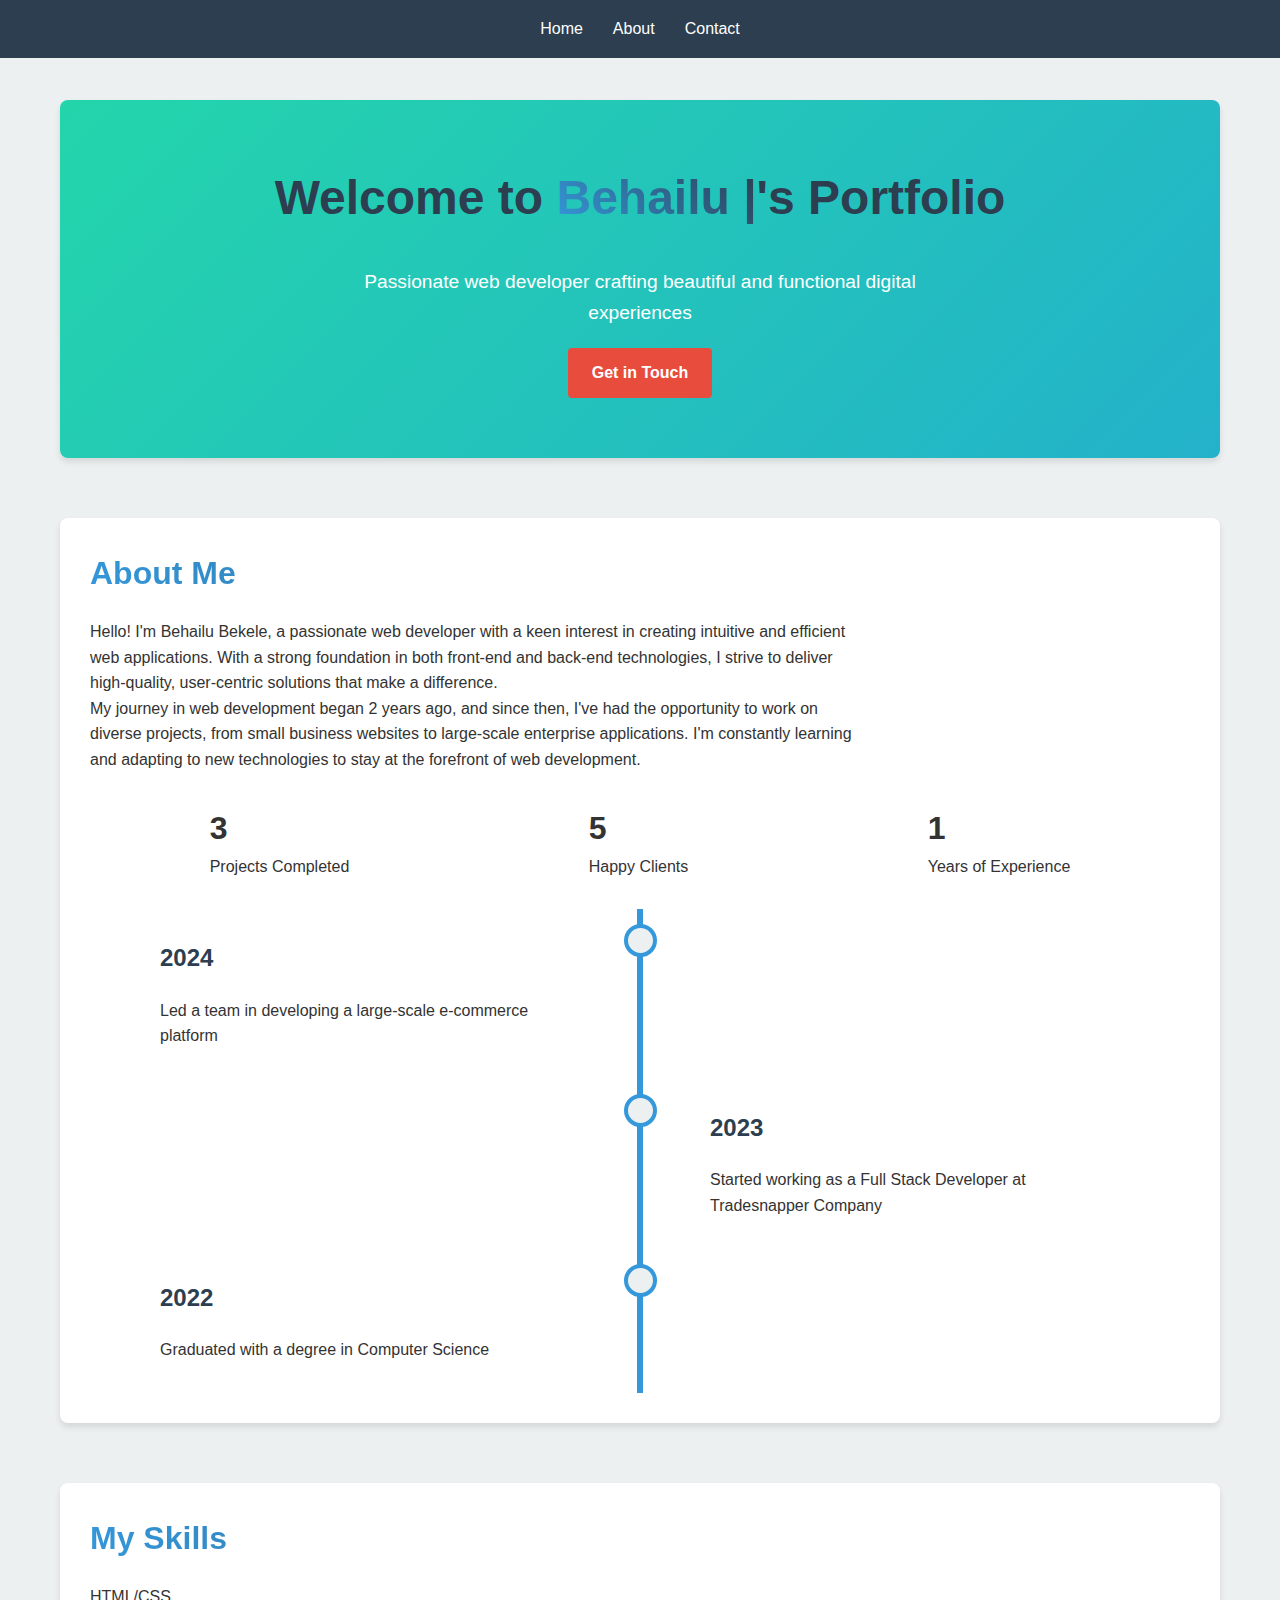
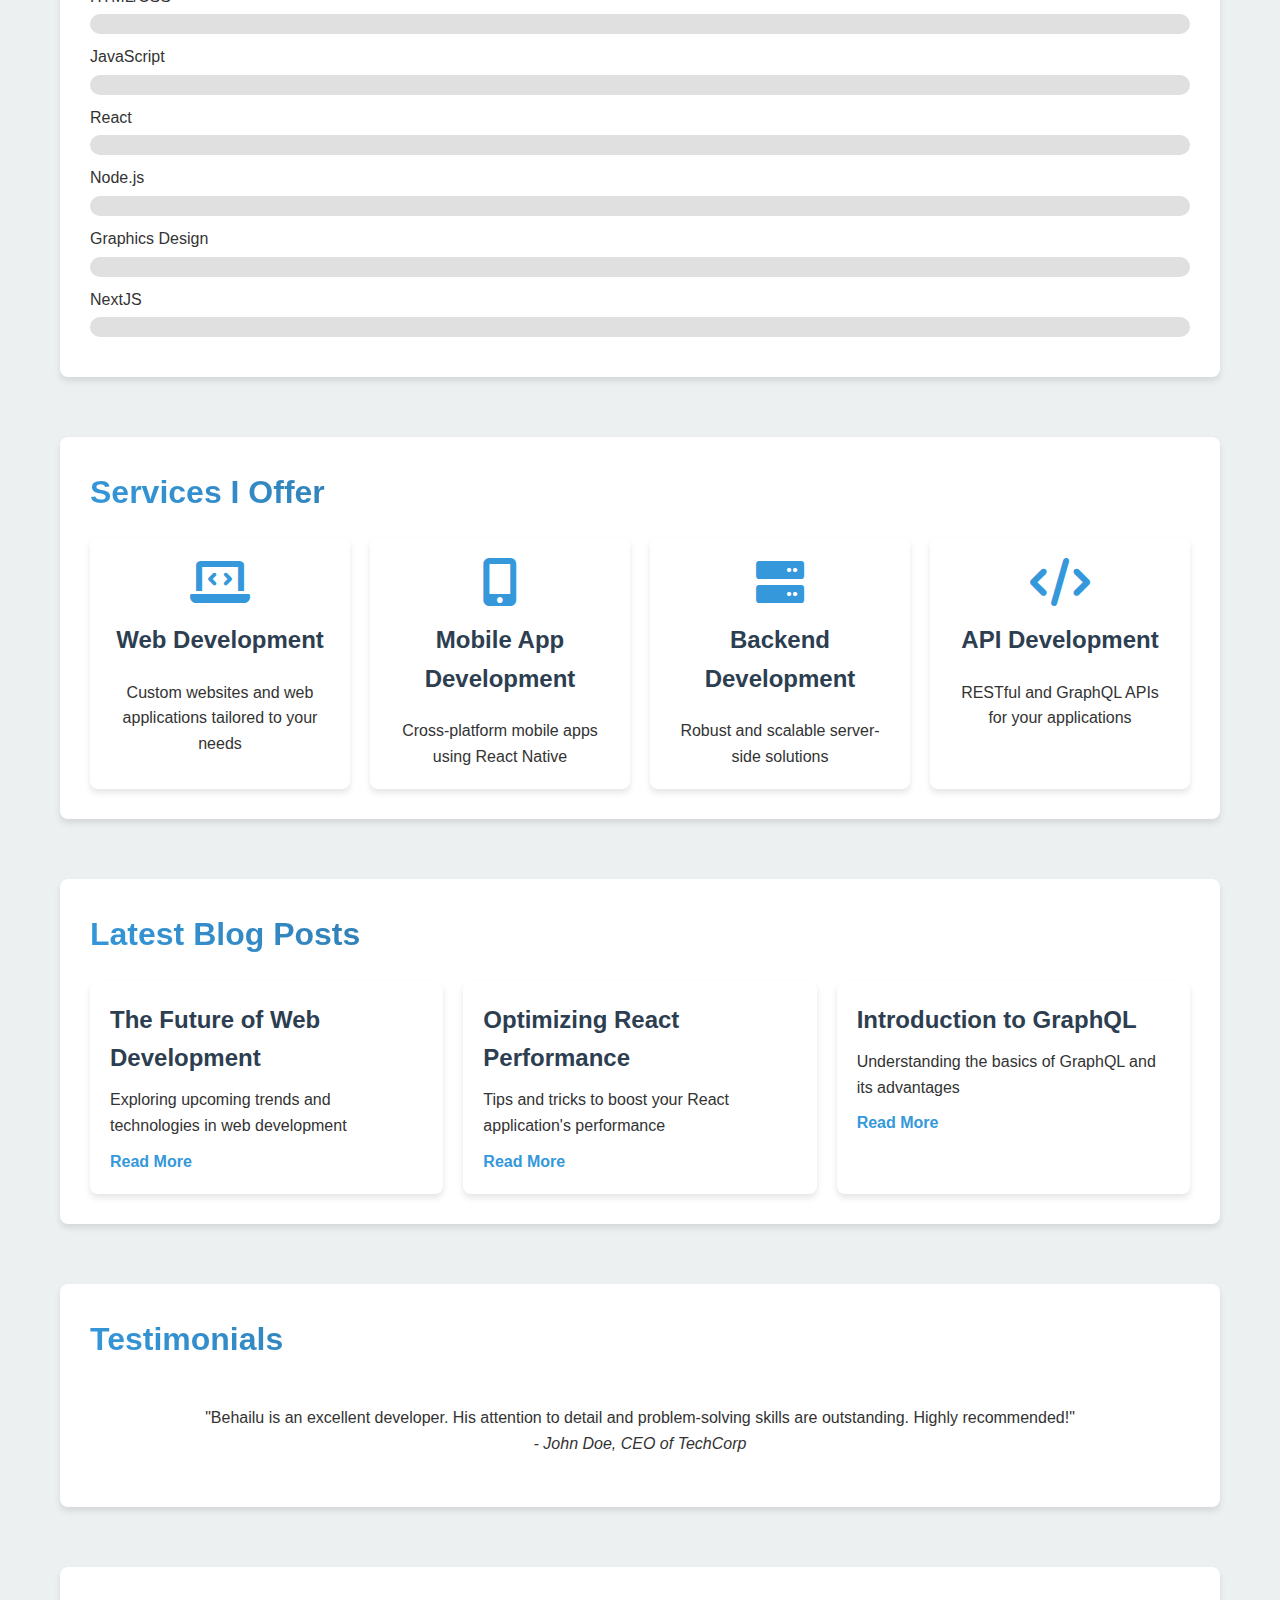
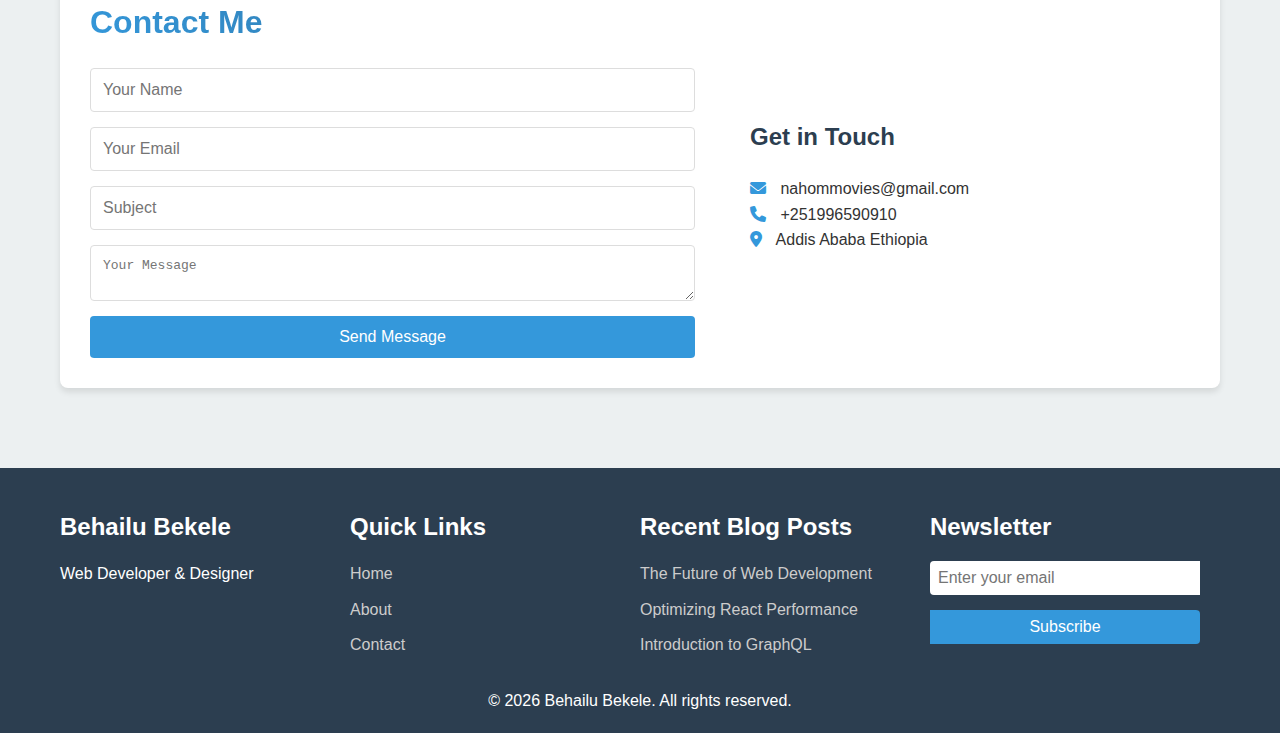
<file: Project-1/index.html>
<!DOCTYPE html>
<html lang="en">
<head>
    <meta charset="UTF-8">
    <meta name="viewport" content="width=device-width, initial-scale=1.0">
    <title>Behailu Bekele - Portfolio</title>
    <link rel="stylesheet" href="styles.css">
    <link rel="stylesheet" href="https://cdnjs.cloudflare.com/ajax/libs/font-awesome/6.0.0-beta3/css/all.min.css">
</head>
<body>
    <header>
        <nav>

            <div class="menu-toggle" id="menu-toggle">☰</div>
            <ul id="menu">
                <li><a href="index.html">Home</a></li>
                <li><a href="about.html">About</a></li>
                <li><a href="contact.html">Contact</a></li>
            </ul>
        </nav>
    </header>
    
    <script>
        const menuToggle = document.getElementById('menu-toggle');
        const menu = document.getElementById('menu');
    
        menuToggle.addEventListener('click', () => {
            menu.classList.toggle('show');
        });
    </script>

    <main>
        <section id="home" class="hero animated-bg">
            <h1>Welcome to <span class="gradient-text typing-effect"></span>'s Portfolio</h1>
            <p>Passionate web developer crafting beautiful and functional digital experiences</p>
            <a href="#contact" class="cta-button">Get in Touch</a>
        </section>

        <section id="about">
            <h2 class="gradient-text">About Me</h2>
            <div class="about-content">
                <div class="about-text">
                    <p>Hello! I'm Behailu Bekele, a passionate web developer with a keen interest in creating intuitive and efficient web applications. With a strong foundation in both front-end and back-end technologies, I strive to deliver high-quality, user-centric solutions that make a difference.</p>
                    <p>My journey in web development began 2 years ago, and since then, I've had the opportunity to work on diverse projects, from small business websites to large-scale enterprise applications. I'm constantly learning and adapting to new technologies to stay at the forefront of web development.</p>
                </div>
                <div class="about-image">
                    
                </div>
            </div>
            <div class="stats">
                <div>
                    <span class="counter" data-target="10">0</span>
                    <p>Projects Completed</p>
                </div>
                <div>
                    <span class="counter" data-target="20">0</span>
                    <p>Happy Clients</p>
                </div>
                <div>
                    <span class="counter" data-target="2">0</span>
                    <p>Years of Experience</p>
                </div>
            </div>
            <div class="timeline">
                <div class="timeline-item left">
                    <div class="timeline-content">
                        <h3>2024</h3>
                        <p>Led a team in developing a large-scale e-commerce platform</p>
                    </div>
                </div>
                <div class="timeline-item right">
                    <div class="timeline-content">
                        <h3>2023</h3>
                        <p>Started working as a Full Stack Developer at Tradesnapper Company</p>
                    </div>
                </div>
                <div class="timeline-item left">
                    <div class="timeline-content">
                        <h3>2022</h3>
                        <p>Graduated with a degree in Computer Science</p>
                    </div>
                </div>
            </div>
        </section>

        <section id="skills">
            <h2 class="gradient-text">My Skills</h2>
            <div class="skill-bars">
                <div>
                    <span class="skill-name">HTML/CSS</span>
                    <div class="skill-bar">
                        <div class="skill-progress" data-width="90%"></div>
                    </div>
                </div>
                <div>
                    <span class="skill-name">JavaScript</span>
                    <div class="skill-bar">
                        <div class="skill-progress" data-width="85%"></div>
                    </div>
                </div>
                <div>
                    <span class="skill-name">React</span>
                    <div class="skill-bar">
                        <div class="skill-progress" data-width="80%"></div>
                    </div>
                </div>
                <div>
                    <span class="skill-name">Node.js</span>
                    <div class="skill-bar">
                        <div class="skill-progress" data-width="75%"></div>
                    </div>
                </div>
                <div>
                    <span class="skill-name">Graphics Design</span>
                    <div class="skill-bar">
                        <div class="skill-progress" data-width="70%"></div>
                    </div>
                </div>
                <div>
                    <span class="skill-name">NextJS</span>
                    <div class="skill-bar">
                        <div class="skill-progress" data-width="80%"></div>
                    </div>
                </div>
            </div>
        </section>

       
        <section id="services">
            <h2 class="gradient-text">Services I Offer</h2>
            <div class="services-grid">
                <div class="service-card">
                    <i class="fas fa-laptop-code"></i>
                    <h3>Web Development</h3>
                    <p>Custom websites and web applications tailored to your needs</p>
                </div>
                <div class="service-card">
                    <i class="fas fa-mobile-alt"></i>
                    <h3>Mobile App Development</h3>
                    <p>Cross-platform mobile apps using React Native</p>
                </div>
                <div class="service-card">
                    <i class="fas fa-server"></i>
                    <h3>Backend Development</h3>
                    <p>Robust and scalable server-side solutions</p>
                </div>
                <div class="service-card">
                    <i class="fas fa-code"></i>
                    <h3>API Development</h3>
                    <p>RESTful and GraphQL APIs for your applications</p>
                </div>
            </div>
        </section>

        <section id="blog">
            <h2 class="gradient-text">Latest Blog Posts</h2>
            <div class="blog-grid">
                <article class="blog-card">
                    
                    <div class="blog-content">
                        <h3>The Future of Web Development</h3>
                        <p>Exploring upcoming trends and technologies in web development</p>
                        <a href="#" class="read-more">Read More</a>
                    </div>
                </article>
                <article class="blog-card">
                   
                    <div class="blog-content">
                        <h3>Optimizing React Performance</h3>
                        <p>Tips and tricks to boost your React application's performance</p>
                        <a href="#" class="read-more">Read More</a>
                    </div>
                </article>
                <article class="blog-card">
                   
                    <div class="blog-content">
                        <h3>Introduction to GraphQL</h3>
                        <p>Understanding the basics of GraphQL and its advantages</p>
                        <a href="#" class="read-more">Read More</a>
                    </div>
                </article>
            </div>
        </section>

        <section id="testimonials">
            <h2 class="gradient-text">Testimonials</h2>
            <div class="testimonial-carousel">
                <div class="testimonial active">
                   
                    <p>"Behailu is an excellent developer. His attention to detail and problem-solving skills are outstanding. Highly recommended!"</p>
                    <cite>- John Doe, CEO of TechCorp</cite>
                </div>
                <div class="testimonial">
                  
                    <p>"Working with Behailu was a great experience. He delivered our project on time and exceeded our expectations."</p>
                    <cite>- Jane Smith, Project Manager at InnovateTech</cite>
                </div>
                <div class="testimonial">
                   
                    <p>"Behailu's expertise in both front-end and back-end development made our project a success. We'll definitely work with him again."</p>
                    <cite>- Mike Johnson, CTO of WebSolutions</cite>
                </div>
            </div>
        </section>

        <section id="contact">
            <h2 class="gradient-text">Contact Me</h2>
            <div class="contact-container">
                <form id="contact-form">
                    <input type="text" id="name" placeholder="Your Name" required>
                    <input type="email" id="email" placeholder="Your Email" required>
                    <input type="text" id="subject" placeholder="Subject" required>
                    <textarea id="message" placeholder="Your Message" required></textarea>
                    <button type="submit">Send Message</button>
                </form>
                <div class="contact-info">
                    <h3>Get in Touch</h3>
                    <p><i class="fas fa-envelope"></i> nahommovies@gmail.com</p>
                    <p><i class="fas fa-phone"></i> +251996590910</p>
                    <p><i class="fas fa-map-marker-alt"></i> Addis Ababa Ethiopia</p>
                    
                </div>
            </div>
        </section>
    </main>

    <footer>
        <div class="footer-content">
            <div class="footer-section">
                <h3>Behailu Bekele</h3>
                <p>Web Developer & Designer</p>
         
            </div>
            <div class="footer-section">
                <h3>Quick Links</h3>
                <ul>
                    <li><a href="#home">Home</a></li>
                    <li><a href="about.html">About</a></li>
                    <li><a href="contact.html">Contact</a></li>
                </ul>
            </div>
            <div class="footer-section">
                <h3>Recent Blog Posts</h3>
                <ul class="recent-posts">
                    <li><a href="#">The Future of Web Development</a></li>
                    <li><a href="#">Optimizing React Performance</a></li>
                    <li><a href="#">Introduction to GraphQL</a></li>
                </ul>
            </div>
            <div class="footer-section">
                <h3>Newsletter</h3>
                <form id="newsletter-form">
                    <input type="email" placeholder="Enter your email" required>
                    <button type="submit">Subscribe</button>
                </form>
            </div>
        </div>
        <div class="footer-bottom">
            <p> &copy; <script>document.write( new Date().getFullYear() );</script> Behailu Bekele. All rights reserved.</p>
        </div>
    </footer>

    <div class="scroll-top">↑</div>

    <script src="script.js"></script>
</body>
</html>
</file>
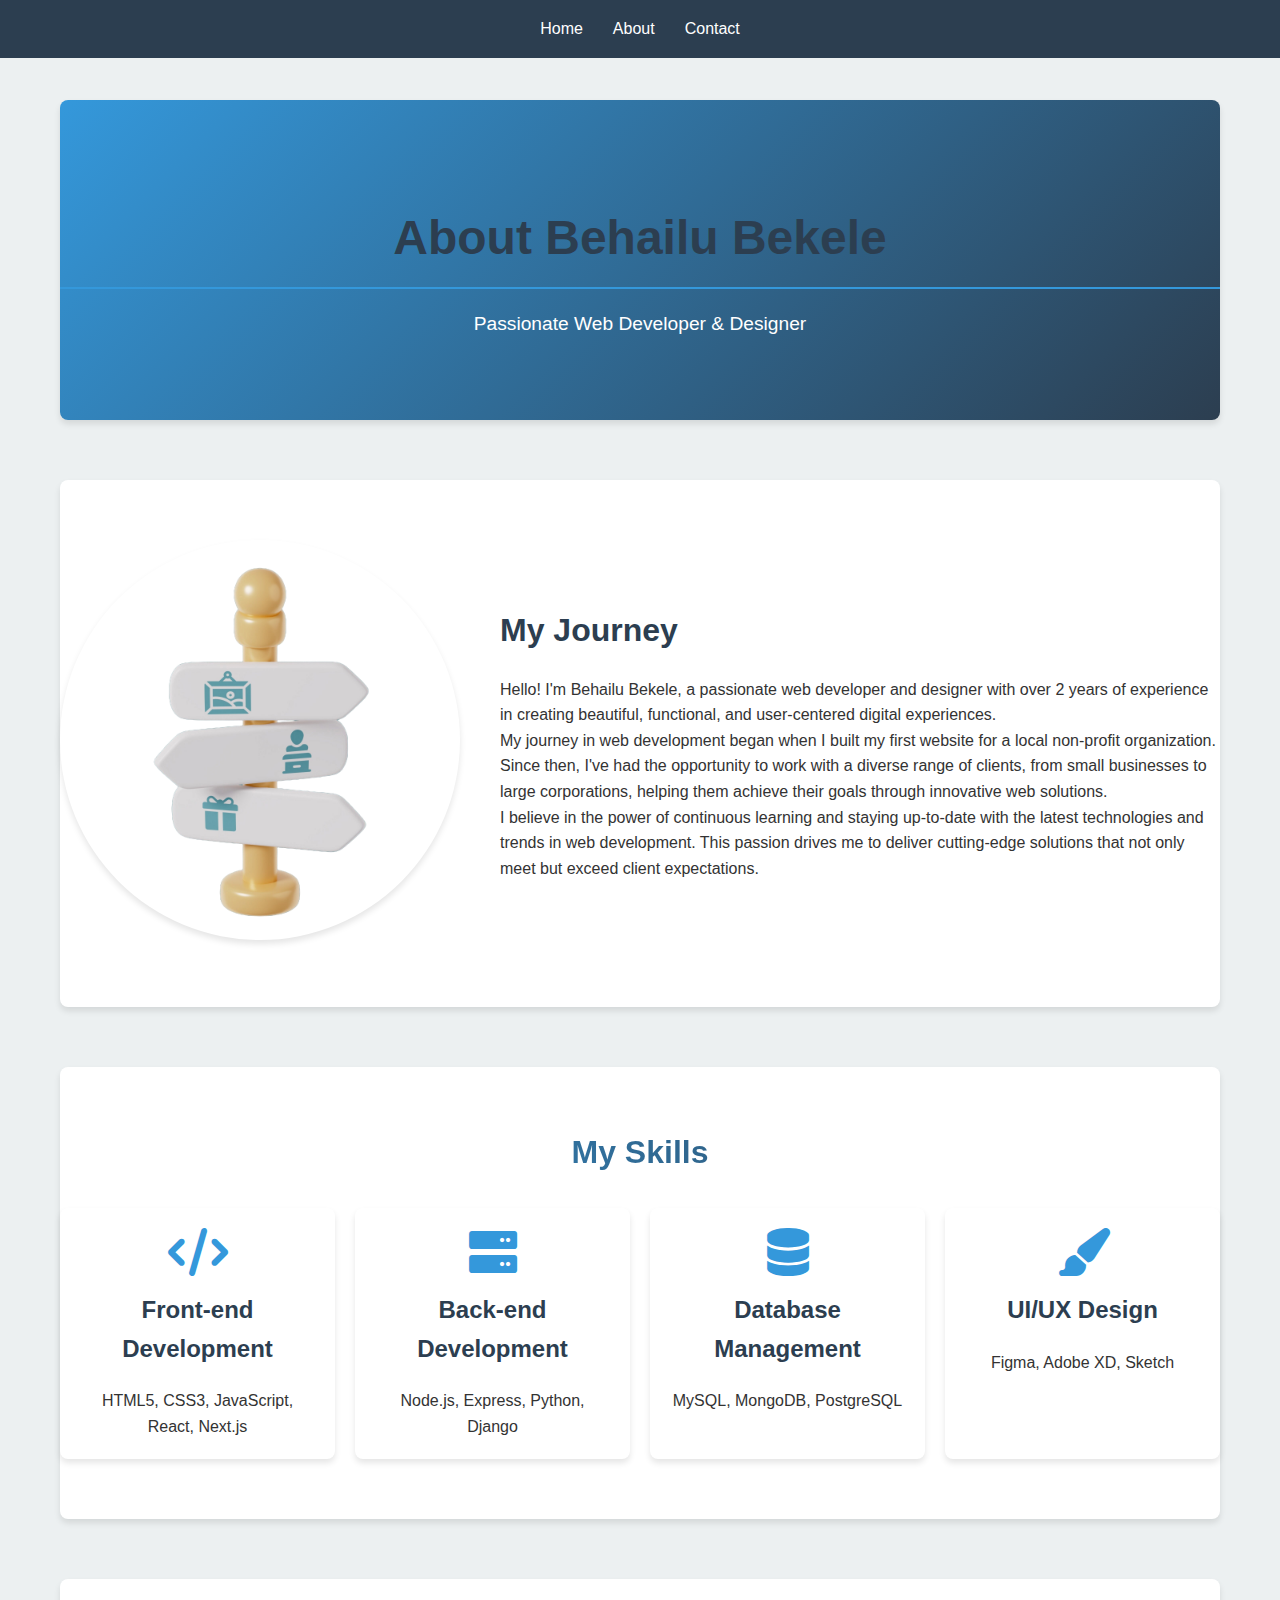
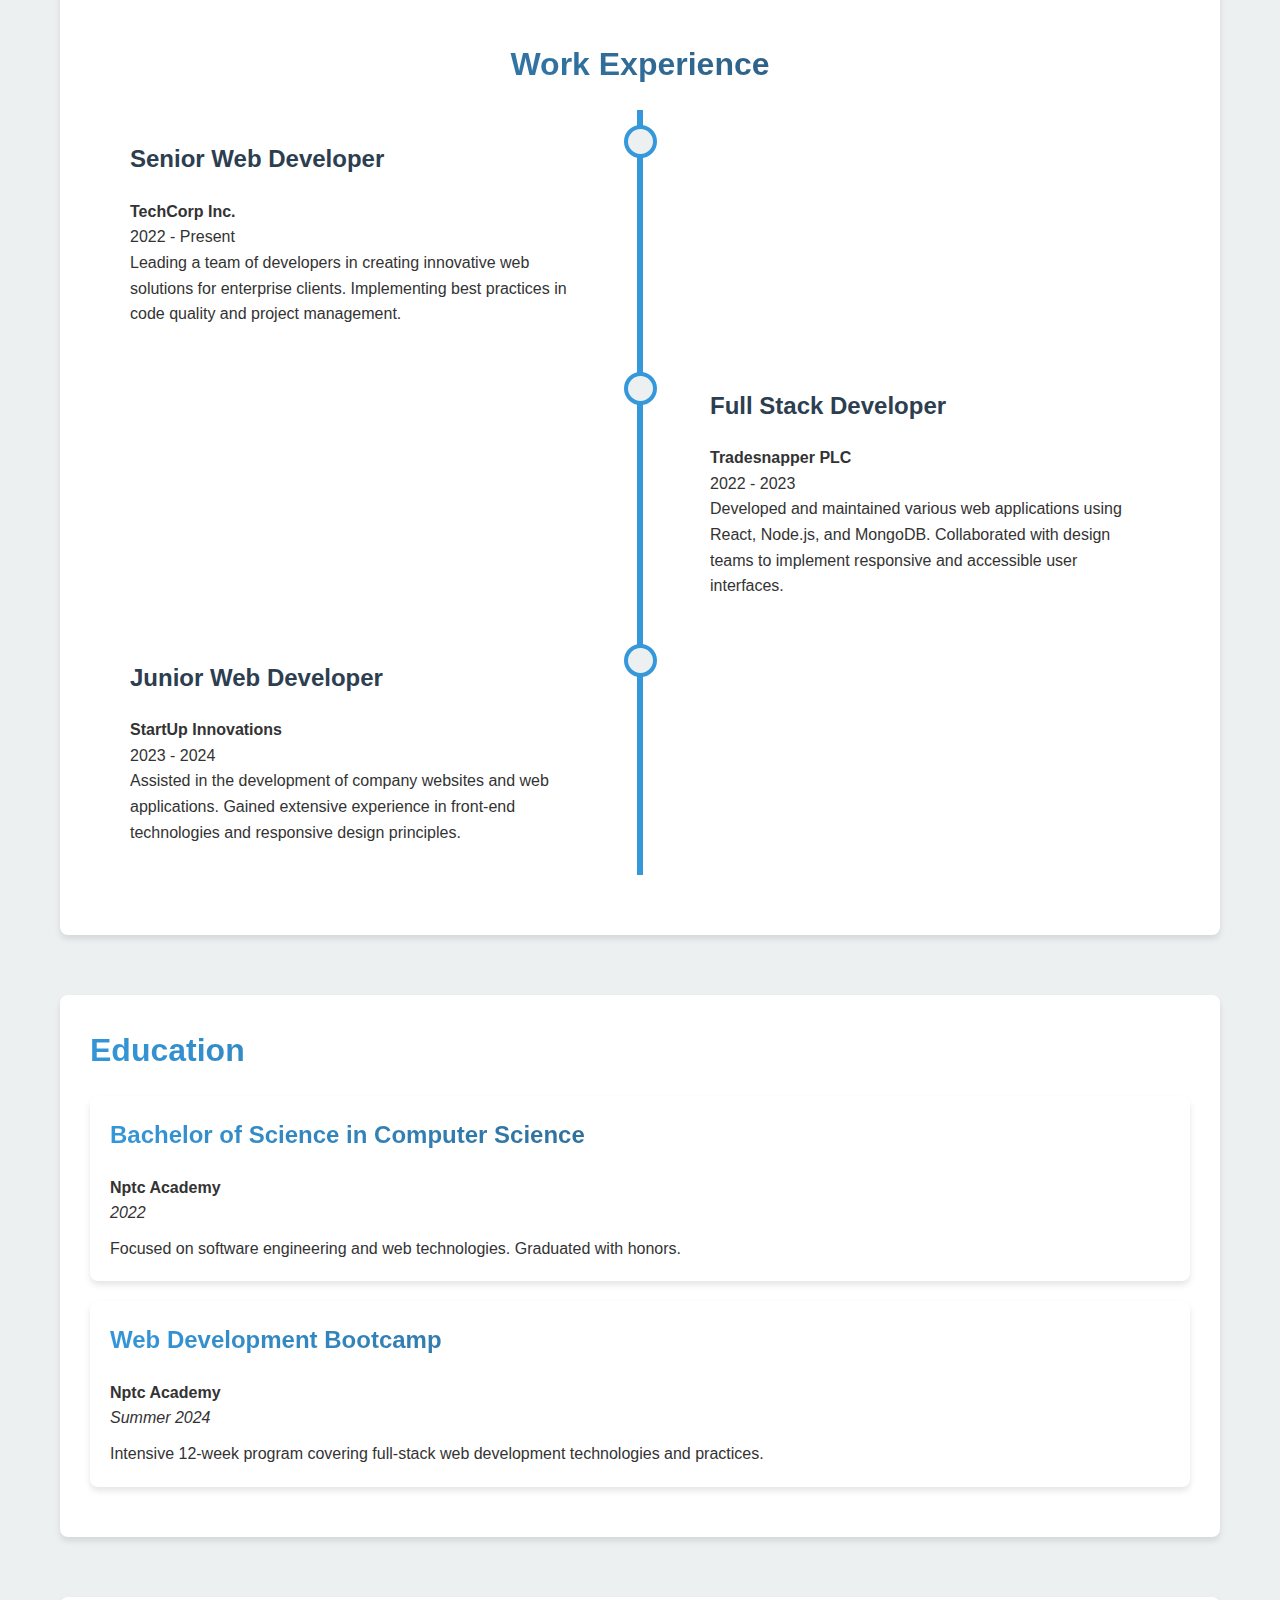
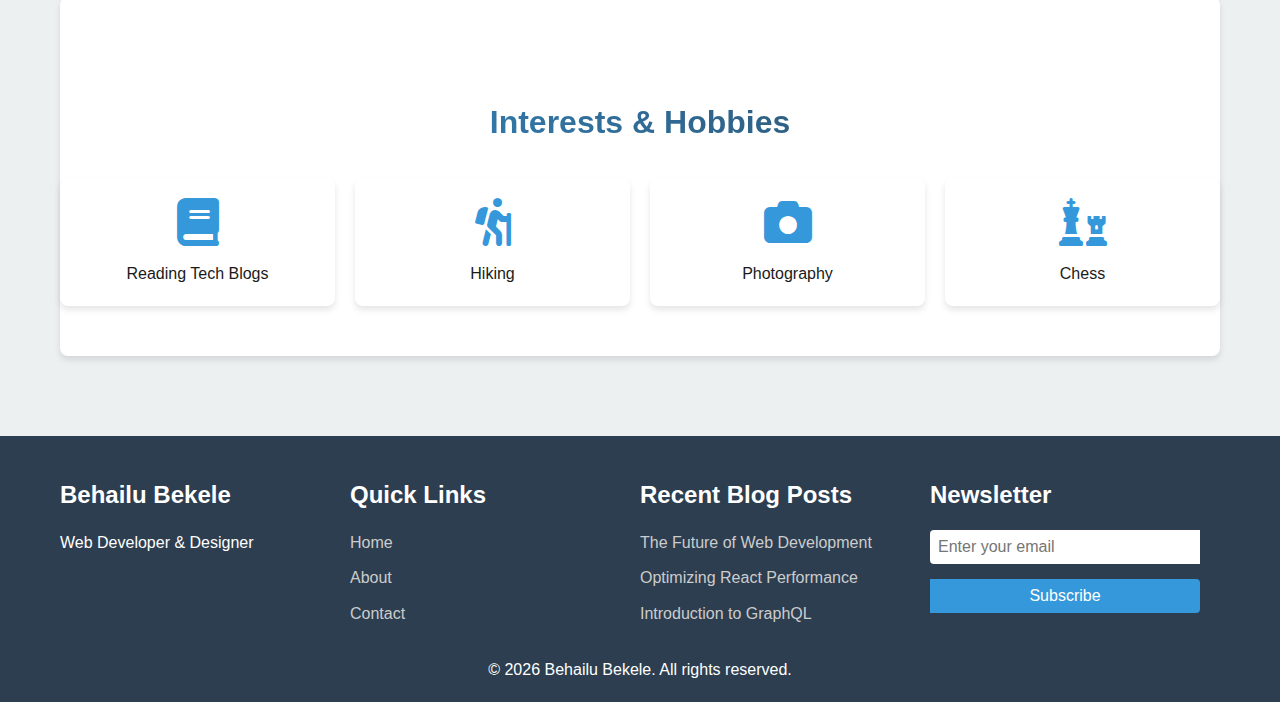
<file: Project-1/about.html>
<!DOCTYPE html>
<html lang="en">
<head>
    <meta charset="UTF-8">
    <meta name="viewport" content="width=device-width, initial-scale=1.0">
    <title>About Behailu Bekele - Web Developer & Designer</title>
    <link rel="stylesheet" href="styles.css">
    <link rel="stylesheet" href="https://cdnjs.cloudflare.com/ajax/libs/font-awesome/6.0.0-beta3/css/all.min.css">
</head>
<body>
    <header>
        <nav>

            <div class="menu-toggle" id="menu-toggle">☰</div>
            <ul id="menu">
                <li><a href="index.html">Home</a></li>
                <li><a href="about.html">About</a></li>
                <li><a href="contact.html">Contact</a></li>
            </ul>
        </nav>
    </header>
    
    <script>
        const menuToggle = document.getElementById('menu-toggle');
        const menu = document.getElementById('menu');
    
        menuToggle.addEventListener('click', () => {
            menu.classList.toggle('show');
        });
    </script>

    <main>
        <section id="about" class="about-hero">
            <div class="container">
                <h1 class="text-white">About Behailu Bekele</h1>
                <p class="subtitle">Passionate Web Developer & Designer</p>
            </div>
        </section>

        <section id="bio" class="bio-section">
            <div class="container">
                <div class="bio-content">
                    <div class="bio-image">
                        <img src="public/Journey.png" alt="Behailu Bekele" class="profile-image">
                    </div>
                    <div class="bio-text">
                        <h2>My Journey</h2>
                        <p>Hello! I'm Behailu Bekele, a passionate web developer and designer with over 2 years of experience in creating beautiful, functional, and user-centered digital experiences.</p>
                        <p>My journey in web development began when I built my first website for a local non-profit organization. Since then, I've had the opportunity to work with a diverse range of clients, from small businesses to large corporations, helping them achieve their goals through innovative web solutions.</p>
                        <p>I believe in the power of continuous learning and staying up-to-date with the latest technologies and trends in web development. This passion drives me to deliver cutting-edge solutions that not only meet but exceed client expectations.</p>
                    </div>
                </div>
            </div>
        </section>

        <section id="skills" class="skills-section">
            <div class="container">
                <div class="experience-header">

                    <h2 class="gradient-text">My Skills</h2>
                </div>
                <div class="skills-grid">
                    <div class="skill-card">
                        <i class="fas fa-code"></i>
                        <h3>Front-end Development</h3>
                        <p>HTML5, CSS3, JavaScript, React, Next.js</p>
                    </div>
                    <div class="skill-card">
                        <i class="fas fa-server"></i>
                        <h3>Back-end Development</h3>
                        <p>Node.js, Express, Python, Django</p>
                    </div>
                    <div class="skill-card">
                        <i class="fas fa-database"></i>
                        <h3>Database Management</h3>
                        <p>MySQL, MongoDB, PostgreSQL</p>
                    </div>
                    <div class="skill-card">
                        <i class="fas fa-paint-brush"></i>
                        <h3>UI/UX Design</h3>
                        <p>Figma, Adobe XD, Sketch</p>
                    </div>
                </div>
            </div>
        </section>

        <section id="experience" class="experience-section">
            <div class="container">

                <div class="experience-header">
                    <h2 class="gradient-text">Work Experience</h2>
                </div>
                <div class="timeline">
                    <div class="timeline-item left">
                        <div class="timeline-content">
                            <h3>Senior Web Developer</h3>
                            <h4>TechCorp Inc.</h4>
                            <p class="timeline-date">2022 - Present</p>
                            <p>Leading a team of developers in creating innovative web solutions for enterprise clients. Implementing best practices in code quality and project management.</p>
                        </div>
                    </div>
                    <div class="timeline-item right">
                        <div class="timeline-content">
                            <h3>Full Stack Developer</h3>
                            <h4>Tradesnapper PLC</h4>
                            <p class="timeline-date">2022 - 2023</p>
                            <p>Developed and maintained various web applications using React, Node.js, and MongoDB. Collaborated with design teams to implement responsive and accessible user interfaces.</p>
                        </div>
                    </div>
                    <div class="timeline-item left">
                        <div class="timeline-content">
                            <h3>Junior Web Developer</h3>
                            <h4>StartUp Innovations</h4>
                            <p class="timeline-date">2023 - 2024</p>
                            <p>Assisted in the development of company websites and web applications. Gained extensive experience in front-end technologies and responsive design principles.</p>
                        </div>
                    </div>
                </div>
            </div>
        </section>

        <section id="education" >
            <div class="container">
                <h2 class="gradient-text">Education</h2>
            <div>
                <div class="education-card ">
                    <h3 class="gradient-text">Bachelor of Science in Computer Science</h3>
                    <h4>Nptc Academy</h4>
                    <p class="education-date">2022 </p>
                    <p>Focused on software engineering and web technologies. Graduated with honors.</p>
                </div>
                <div class="education-card">
                    <h3 class="gradient-text">Web Development Bootcamp</h3>
                    <h4>Nptc Academy</h4>
                    <p class="education-date">Summer 2024</p>
                    <p>Intensive 12-week program covering full-stack web development technologies and practices.</p>
                </div>
            </div>
            </div>
        </section>

        <section id="interests" class="interests-section">
            <div class="container">
                <h2 class="gradient-text">Interests & Hobbies</h2>
                <div class="interests-grid">
                    <div class="interest-item">
                        <i class="fas fa-book"></i>
                        <p>Reading Tech Blogs</p>
                    </div>
                    <div class="interest-item">
                        <i class="fas fa-hiking"></i>
                        <p>Hiking</p>
                    </div>
                    <div class="interest-item">
                        <i class="fas fa-camera"></i>
                        <p>Photography</p>
                    </div>
                    <div class="interest-item">
                        <i class="fas fa-chess"></i>
                        <p>Chess</p>
                    </div>
                </div>
            </div>
        </section>
    </main>

    <footer>
        <div class="footer-content">
            <div class="footer-section">
                <h3>Behailu Bekele</h3>
                <p>Web Developer & Designer</p>
               
            </div>
            <div class="footer-section">
                <h3>Quick Links</h3>
                <ul>
                    <li><a href="index.html">Home</a></li>
                    <li><a href="about.html">About</a></li>
                    <li><a href="contact.html">Contact</a></li>
                </ul>
            </div>
            <div class="footer-section">
                <h3>Recent Blog Posts</h3>
                <ul class="recent-posts">
                    <li><a href="#">The Future of Web Development</a></li>
                    <li><a href="#">Optimizing React Performance</a></li>
                    <li><a href="#">Introduction to GraphQL</a></li>
                </ul>
            </div>
            <div class="footer-section">
                <h3>Newsletter</h3>
                <form id="newsletter-form">
                    <input type="email" placeholder="Enter your email" required>
                    <button type="submit">Subscribe</button>
                </form>
            </div>
        </div>
        <div class="footer-bottom">
            <p> &copy; <script>document.write( new Date().getFullYear() );</script> Behailu Bekele. All rights reserved.</p>
        </div>
    </footer>

    <div class="scroll-top">↑</div>

    <script src="script.js"></script>
</body>
</html>
</file>
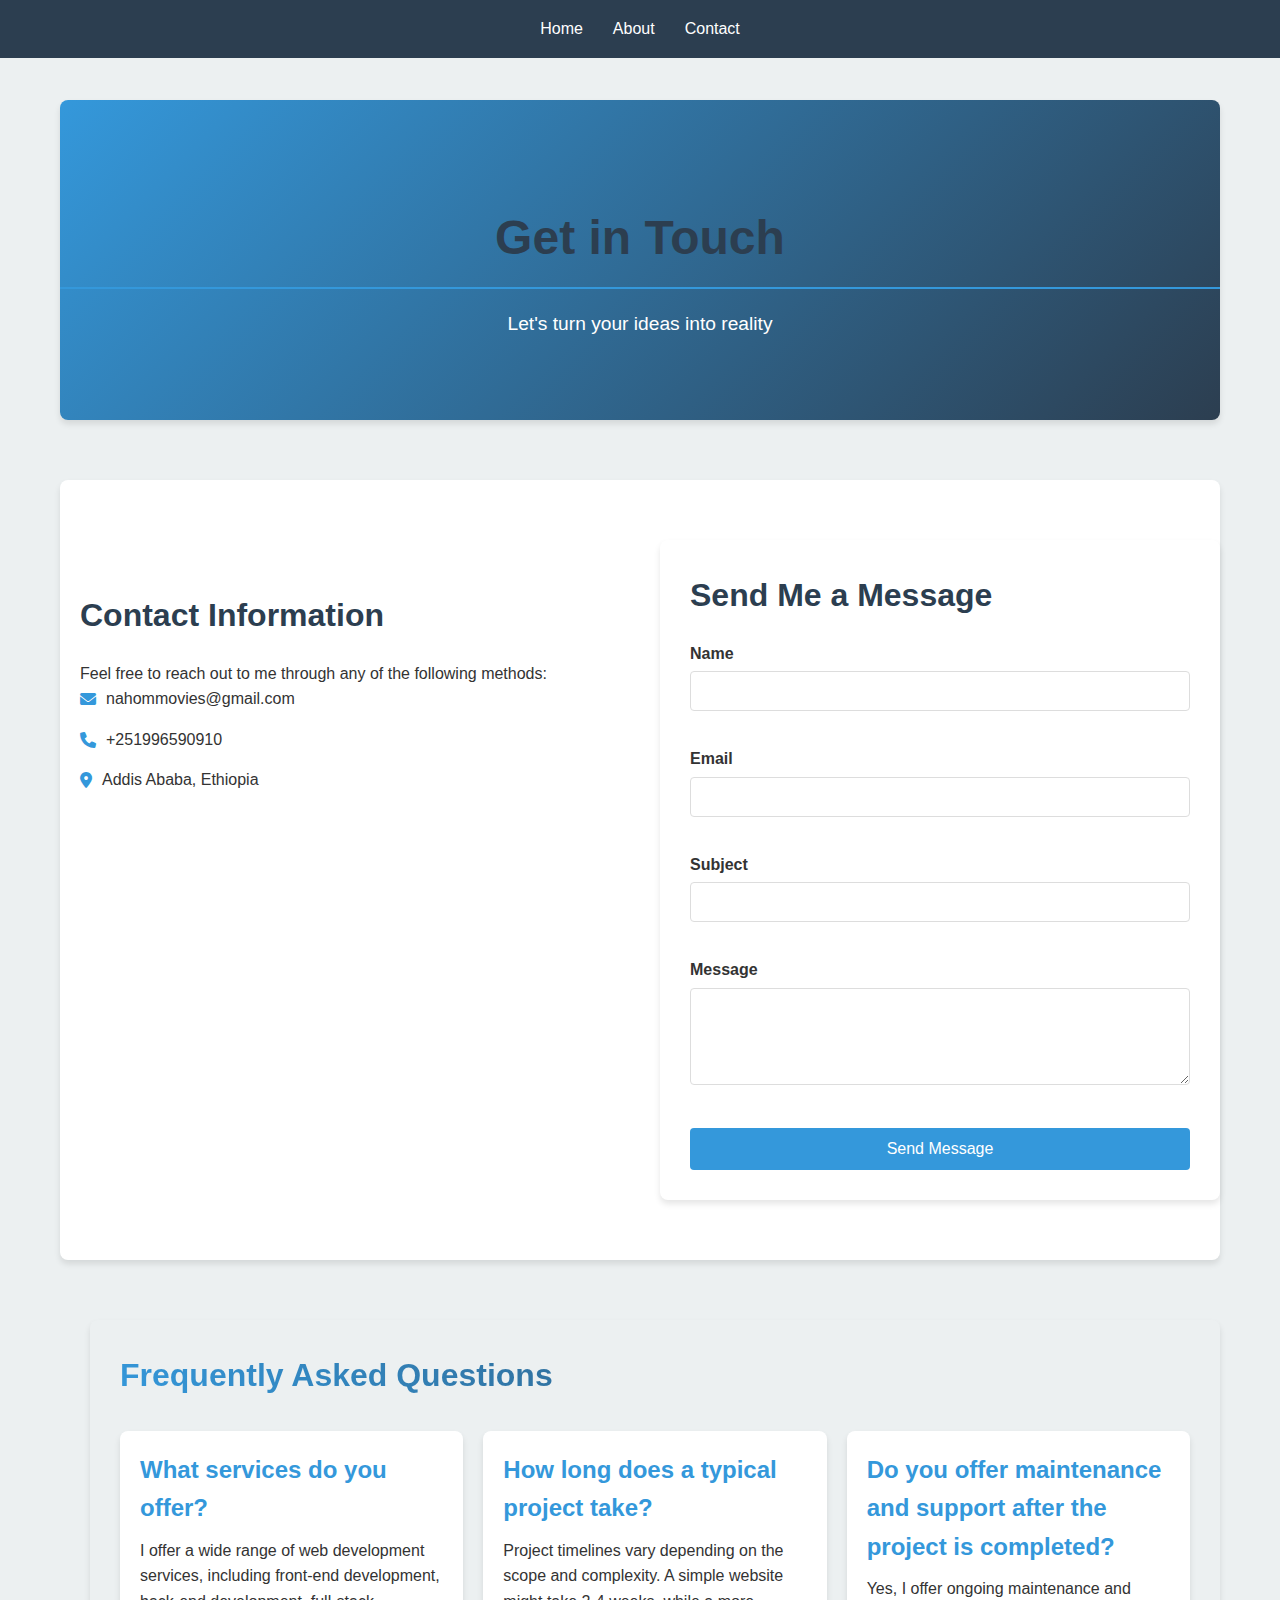
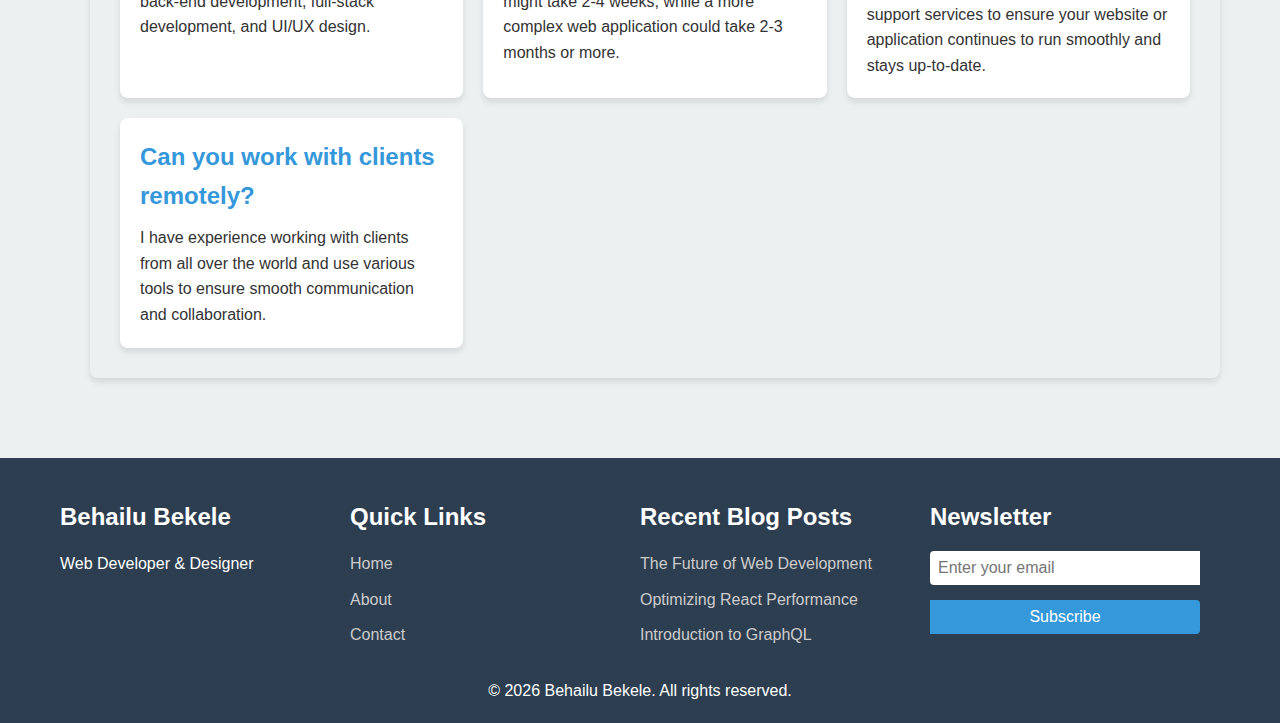
<file: Project-1/contact.html>
<!DOCTYPE html>
<html lang="en">
<head>
    <meta charset="UTF-8">
    <meta name="viewport" content="width=device-width, initial-scale=1.0">
    <title>Contact Behailu Bekele - Web Developer & Designer</title>
    <link rel="stylesheet" href="styles.css">
    <link rel="stylesheet" href="https://cdnjs.cloudflare.com/ajax/libs/font-awesome/6.0.0-beta3/css/all.min.css">
</head>
<body>
    <header>
        <nav>

            <div class="menu-toggle" id="menu-toggle">☰</div>
            <ul id="menu">
                <li><a href="index.html">Home</a></li>
                <li><a href="about.html">About</a></li>
                <li><a href="contact.html">Contact</a></li>
            </ul>
        </nav>
    </header>
    
    <script>
        const menuToggle = document.getElementById('menu-toggle');
        const menu = document.getElementById('menu');
    
        menuToggle.addEventListener('click', () => {
            menu.classList.toggle('show');
        });
    </script>


    <main>
        <section id="contact" class="contact-hero">
            <div class="container">
                <h1 class="text-white">Get in Touch</h1>
                <p class="subtitle">Let's turn your ideas into reality</p>
            </div>
        </section>

        <section id="contact-form" class="contact-form-section">
            <div class="container">
                <div class="contact-grid">
                    <div class="contact-info">
                        <h2>Contact Information</h2>
                        <p>Feel free to reach out to me through any of the following methods:</p>
                        <ul class="contact-list">
                            <li>
                                <i href="mailto:nahommovies@gmail.com" class="fas fa-envelope"></i>
                                <a >nahommovies@gmail.com</a>
                            </li>
                            <li>
                                <i class="fas fa-phone" href="tel:+251996590910"></i>
                                <a >+251996590910</a>
                            </li>
                            <li>
                                <i class="fas fa-map-marker-alt"></i>
                                <span>Addis Ababa, Ethiopia</span>
                            </li>
                        </ul>
                      
                         
                    </div>
                    <form id="contact-form" class="contact-form">
                        <h2>Send Me a Message</h2>
                        <div class="form-group">
                            <label for="name">Name</label>
                            <input type="text" id="name" name="name" required>
                        </div>
                        <div class="form-group">
                            <label for="email">Email</label>
                            <input type="email" id="email" name="email" required>
                        </div>
                        <div class="form-group">
                            <label for="subject">Subject</label>
                            <input type="text" id="subject" name="subject" required>
                        </div>
                        <div class="form-group">
                            <label for="message">Message</label>
                            <textarea id="message" name="message" rows="5" required></textarea>
                        </div>
                        <button type="submit" class="submit-btn">Send Message</button>
                    </form>
                </div>
            </div>
        </section>

        <section id="faq" class="faq-section">
            <div class="container">
                <h2 class="gradient-text">Frequently Asked Questions</h2>
                <div class="faq-grid">
                    <div class="faq-item">
                        <h3>What services do you offer?</h3>
                        <p>I offer a wide range of web development services, including front-end development, back-end development, full-stack development, and UI/UX design.</p>
                    </div>
                    <div class="faq-item">
                        <h3>How long does a typical project take?</h3>
                        <p>Project timelines vary depending on the scope and complexity. A simple website might take 2-4 weeks, while a more complex web application could take 2-3 months or more.</p>
                    </div>
                    <div class="faq-item">
                        <h3>Do you offer maintenance and support after the project is completed?</h3>
                        <p>Yes, I offer ongoing maintenance and support services to ensure your website or application continues to run smoothly and stays up-to-date.</p>
                    </div>
                    <div class="faq-item">
                        <h3>Can you work with clients remotely?</h3>
                        <p>I have experience working with clients from all over the world and use various tools to ensure smooth communication and collaboration.</p>
                    </div>
                </div>
            </div>
        </section>
    </main>

    <footer>
        <div class="footer-content">
            <div class="footer-section">
                <h3>Behailu Bekele</h3>
                <p>Web Developer & Designer</p>
            </div>
            <div class="footer-section">
                <h3>Quick Links</h3>
                <ul>
                    <li><a href="index.html">Home</a></li>
                    <li><a href="about.html">About</a></li>
                    <li><a href="contact.html">Contact</a></li>
                </ul>
            </div>
            <div class="footer-section">
                <h3>Recent Blog Posts</h3>
                <ul class="recent-posts">
                    <li><a href="#">The Future of Web Development</a></li>
                    <li><a href="#">Optimizing React Performance</a></li>
                    <li><a href="#">Introduction to GraphQL</a></li>
                </ul>
            </div>
            <div class="footer-section">
                <h3>Newsletter</h3>
                <form id="newsletter-form">
                    <input type="email" placeholder="Enter your email" required>
                    <button type="submit">Subscribe</button>
                </form>
            </div>
        </div>
        <div class="footer-bottom">
            <p> &copy; <script>document.write( new Date().getFullYear() );</script> Behailu Bekele. All rights reserved.</p>
        </div>
    </footer>

    <div class="scroll-top">↑</div>

    <script src="script.js"></script>
</body>
</html>
</file>
<file: Project-1/styles.css>
:root {
    --primary-color: #3498db;
    --secondary-color: #2c3e50;
    --accent-color: #e74c3c;
    --text-color: #333;
    --bg-color: #ecf0f1;
    --card-bg-color: #fff;
}

* {
    margin: 0;
    padding: 0;
    box-sizing: border-box;
}

body {
    font-family: 'Roboto', Arial, sans-serif;
    line-height: 1.6;
    color: var(--text-color);
    background-color: var(--bg-color);
}
header {
    background-color: var(--secondary-color);
    color: #fff;
    padding: 1rem 0;
    position: fixed;
    width: 100%;
    top: 0;
    z-index: 1000;
    transition: background-color 0.3s ease;
    display: flex;
    align-items: center;
}

header.scrolled {
    background-color: rgba(44, 62, 80, 0.9);
}

nav {
    display: flex;
    justify-content: space-between;
    align-items: center;
    max-width: 1200px;
    margin: 0 auto;
    padding: 0 20px;
}

nav ul {
    list-style-type: none;
    display: flex;
    align-items: center;
}

nav ul li {
    margin: 0 15px;
}

nav ul li a {
    color: #fff;
    text-decoration: none;
    font-weight: 500;
    transition: color 0.3s ease;
}

nav ul li a:hover {
    color: var(--primary-color);
}

/* Mobile Styles */
@media (max-width: 768px) {
    nav ul {
        display: none;
        flex-direction: column;
        background-color: var(--secondary-color);
        position: absolute;
        top: 100%;
        left: 0;
        width: 100%;
        padding: 1rem 0;
    }

    nav ul.show {
        display: flex;
    }

    nav ul li {
        margin: 10px 0;
        text-align: center;
    }

    .menu-toggle {
        display: block;
        cursor: pointer;
        font-size: 1.5rem;
        color: #fff;
    }
}

/* Desktop Styles */
@media (min-width: 769px) {
    .menu-toggle {
        display: none;
    }
}


@keyframes rotate {
    from { transform: rotate(0deg); }
    to { transform: rotate(360deg); }
}

main {
    max-width: 1200px;
    margin: 80px auto 0;
    padding: 20px;
}

section {
    margin-bottom: 60px;
    background-color: var(--card-bg-color);
    border-radius: 8px;
    padding: 30px;
    box-shadow: 0 4px 6px rgba(0,0,0,0.1);
}

h1, h2, h3 {
    margin-bottom: 20px;
    color: var(--secondary-color);
}

h1 {
    font-size: 2.5em;
    border-bottom: 2px solid var(--primary-color);
    padding-bottom: 10px;
}

h2 {
    font-size: 2em;
}

h3 {
    font-size: 1.5em;
}

.hero {
    text-align: center;
    padding: 60px 0;
    background: linear-gradient(135deg, var(--primary-color), var(--secondary-color));
    color: #fff;
    border-radius: 8px;
}

.hero h1 {
    font-size: 3em;
    margin-bottom: 20px;
    border-bottom: none;
}

.hero p {
    font-size: 1.2em;
    max-width: 600px;
    margin: 0 auto 20px;
}

.cta-button {
    display: inline-block;
    background-color: var(--accent-color);
    color: #fff;
    padding: 12px 24px;
    border-radius: 4px;
    text-decoration: none;
    font-weight: bold;
    transition: background-color 0.3s ease;
}

.cta-button:hover {
    background-color: #c0392b;
}

.animated-bg {
    background: linear-gradient(-45deg, #ee7752, #e73c7e, #23a6d5, #23d5ab);
    background-size: 400% 400%;
    animation: gradient 15s ease infinite;
}

@keyframes gradient {
    0% { background-position: 0% 50%; }
    50% { background-position: 100% 50%; }
    100% { background-position: 0% 50%; }
}

.gradient-text {
    background: linear-gradient(45deg, var(--primary-color), var(--secondary-color));
    -webkit-background-clip: text;
    -webkit-text-fill-color: transparent;
    background-clip: text;
   
}

.typing-effect::after {
    content: '|';
    animation: blink 0.7s infinite;
}

@keyframes blink {
    0% { opacity: 1; }
    50% { opacity: 0; }
    100% { opacity: 1; }
}

.about-content {
    display: flex;
    justify-content: space-between;
    align-items: center;
    margin-bottom: 30px;
}

.about-text {
    flex: 1;
    padding-right: 30px;
}

.about-image {
    flex: 0 0 300px;
}

.profile-image {
    width: 100%;
    border-radius: 50%;
    box-shadow: 0 4px 6px rgba(0,0,0,0.1);
}

.project {
    background-color: var(--card-bg-color);
    border-radius: 8px;
    padding: 20px;
    margin-bottom: 20px;
    transition: transform 0.3s ease, box-shadow 0.3s ease;
    position: relative;
    overflow: hidden;
}

.project:hover {
    transform: translateY(-5px);
    box-shadow: 0 6px 12px rgba(0,0,0,0.15);
}

.project-overlay {
    position: absolute;
    top: 0;
    left: 0;
    width: 100%;
    height: 100%;
    background-color: rgba(0, 0, 0, 0.8);
    display: flex;
    flex-direction: column;
    align-items: center;
    justify-content: center;
    opacity: 0;
    transition: opacity 0.3s ease;
    padding: 20px;
    text-align: center;
}

.project:hover .project-overlay {
    opacity: 1;
}

.project-overlay h3 {
    color: #fff;
    margin-bottom: 10px;
}

.project-overlay p {
    color: #ccc;
    margin-bottom: 15px;
}

.project-link {
    color: white;
    text-decoration: none;
    border: 2px solid white;
    padding: 10px 20px;
    transition: all 0.3s ease;
}

.project-link:hover {
    background-color: white;
    color: black;
}

.project-filters {
    margin-bottom: 20px;
    text-align: center;
}

.filter-btn {
    background-color: var(--primary-color);
    color: white;
    border: none;
    padding: 10px 20px;
    margin: 0 5px;
    cursor: pointer;
    transition: background-color 0.3s ease;
}

.filter-btn:hover, .filter-btn.active {
    background-color: var(--secondary-color);
}

.services-grid {
    display: grid;
    grid-template-columns: repeat(auto-fit, minmax(250px, 1fr));
    gap: 20px;
}

.service-card {
    background-color: var(--card-bg-color);
    border-radius: 8px;
    padding: 20px;
    text-align: center;
    box-shadow: 0 4px 6px rgba(0,0,0,0.1);
    transition: transform 0.3s ease;
}

.service-card:hover {
    transform: translateY(-5px);
}

.service-card i {
    font-size: 3em;
    color: var(--primary-color);
    margin-bottom: 15px;
}

.blog-grid {
    display: grid;
    grid-template-columns: repeat(auto-fit, minmax(300px, 1fr));
    gap: 20px;
}

.blog-card {
    background-color: var(--card-bg-color);
    border-radius: 8px;
    overflow: hidden;
    box-shadow: 0 4px 6px rgba(0,0,0,0.1);
    transition: transform 0.3s ease;
}

.blog-card:hover {
    transform: translateY(-5px);
}

.blog-card img {
    width: 100%;
    height: 200px;
    object-fit: cover;
}

.blog-content {
    padding: 20px;
}

.blog-content h3 {
    margin-bottom: 10px;
}

.read-more {
    display: inline-block;
    margin-top: 10px;
    color: var(--primary-color);
    text-decoration: none;
    font-weight: bold;
}

form {
    display: flex;
    flex-direction: column;
}

input, textarea {
    margin-bottom: 15px;
    padding: 12px;
    border: 1px solid #ddd;
    border-radius: 4px;
    font-size: 1em;
}

button {
    background-color: var(--primary-color);
    color: #fff;
    padding: 12px;
    border: none;
    border-radius: 4px;
    cursor: pointer;
    font-size: 1em;
    transition: background-color 0.3s ease;
}

button:hover {
    background-color: var(--secondary-color);
}

.contact-container {
    display: flex;
    justify-content: space-between;
}

.contact-info {
    flex: 0 0 40%;
    margin-right: 20px;
    margin-top: 30px;
    padding: 20px;
    transition: transform 0.3s ease;
}

#contact-form {
    flex: 0 0 55%;
}

.social-links {
    margin-top: 20px;
}

.social-links a {
    display: inline-block;
    margin-right: 10px;
    font-size: 1.5em;
    color: var(--primary-color);
    transition: color 0.3s ease;
}

.social-links a:hover {
    color: var(--secondary-color);
}

footer {
    background-color: var(--secondary-color);
    color: #fff;
    padding: 40px 0 20px;
}

.footer-content {
    display: flex;
    flex-wrap: wrap;
    justify-content: space-between;
    max-width: 1200px;
    margin: 0 auto;
    padding: 0 20px;
}

.footer-section {
    flex: 1;
    margin-right: 20px;
    margin-bottom: 20px;
    min-width: 200px;
}

.footer-section h3 {
    color: #fff;
    margin-bottom: 15px;
}

.footer-section ul {
    list-style-type: none;
}

.footer-section ul li {
    margin-bottom: 10px;
}

.footer-section ul li a {
    color: #ccc;
    text-decoration: none;
    transition: color 0.3s ease;
}

.footer-section ul li a:hover {
    color: var(--primary-color);
}
.footer-bottom {
    text-align: center;
   
}

.recent-posts li {
    margin-bottom: 10px;
}

.recent-posts a {
    color: #ccc;
    text-decoration: none;
    transition: color 0.3s ease;
}

.recent-posts a:hover {
    color: var(--primary-color);
}

#newsletter-form {
    display: flex;
    margin-top: 10px;
}

#newsletter-form input[type="email"] {
    flex-grow: 1;
    padding: 8px;
    border: none;
    border-radius: 4px 0 0 4px;
}

#newsletter-form button {
    padding: 8px 15px;
    background-color: var(--primary-color);
    color: white;
    border: none;
    border-radius: 0 4px 4px 0;
    cursor: pointer;
    transition: background-color 0.3s ease;
}

#newsletter-form button:hover {
    background-color: var(--secondary-color);
}

@media (max-width: 768px) {
    .footer-content {
        flex-direction: column;
    }

    .footer-section {
        margin-right: 0;
    }
}

.scroll-top {
    position: fixed;
    bottom: 20px;
    right: 20px;
    background-color: var(--primary-color);
    color: white;
    width: 40px;
    height: 40px;
    text-align: center;
    line-height: 40px;
    border-radius: 50%;
    cursor: pointer;
    display: none;
    transition: opacity 0.3s ease;
}

.scroll-top.visible {
    display: block;
}

.fab {
    position: fixed;
    bottom: 20px;
    right: 70px;
    width: 60px;
    height: 60px;
    background-color: var(--primary-color);
    border-radius: 50%;
    display: flex;
    align-items: center;
    justify-content: center;
    color: white;
    text-decoration: none;
    box-shadow: 0 2px 5px rgba(0,0,0,0.3);
    transition: transform 0.3s ease;
    font-size: 24px;
}

.fab:hover {
    transform: scale(1.1);
}



.skill-bar {
    width: 100%;
    background-color: #e0e0e0;
    border-radius: 10px;
    margin-bottom: 10px;
}

.skill-progress {
    height: 20px;
    background-color: var(--primary-color);
    border-radius: 10px;
    transition: width 1s ease-in-out;
}

.skill-name {
    display: inline-block;
    margin-bottom: 5px;
}

.timeline {
    position: relative;
    max-width: 1200px;
    margin: 0 auto;
}

.timeline::after {
    content: '';
    position: absolute;
    width: 6px;
    background-color: var(--primary-color);
    top: 0;
    bottom: 0;
    left: 50%;
    margin-left: -3px;
}

.timeline-item {
    padding: 10px 40px;
    position: relative;
    background-color: inherit;
    width: 50%;
}

.timeline-item::after {
    content: '';
    position: absolute;
    width: 25px;
    height: 25px;
    right: -17px;
    background-color: var(--bg-color);
    border: 4px solid var(--primary-color);
    top: 15px;
    border-radius: 50%;
    z-index: 1;
}

.left {
    left: 0;
}

.right {
    left: 50%;
}

.right::after {
    left: -16px;
}

.timeline-content {
    padding: 20px 30px;
    background-color: var(--card-bg-color);
    position: relative;
    border-radius: 6px;
}



.skill-icon:hover {
    transform: scale(1.2);
}

.testimonial-carousel {
    overflow: hidden;
}

.testimonial {
    display: none;
    padding: 20px;
    text-align: center;
}

.testimonial.active {
    display: block;
    animation: fadeIn 0.5s ease-in-out;
}

@keyframes fadeIn {
    from { opacity: 0;}
    to { opacity: 1; }
}

.testimonial-image {
    width: 100px;
    height: 100px;
    border-radius: 50%;
    margin-bottom: 15px;
}

.counter {
    font-size: 2em;
    font-weight: bold;
    margin-bottom: 10px;
}

.stats {
    display: flex;
    justify-content: space-around;
    margin-bottom: 30px;
}

body.dark-mode {
    --bg-color: #1a1a1a;
    --text-color: #f0f0f0;
    --card-bg-color: #2a2a2a;
}

@media (max-width: 768px) {
    nav ul {
        flex-direction: column;
        align-items: center;
    }

    nav ul li {
        margin: 10px 0;
    }

    .hero h1 {
        font-size: 2.5em;
    }

    .hero p {
        font-size: 1em;
    }

    .timeline::after {
        left: 31px;
    }

    .timeline-item {
        width: 100%;
        padding-left: 70px;
        padding-right: 25px;
    }

    .timeline-item::before {
        left: 60px;
        border: medium solid white;
        border-width: 10px 10px 10px 0;
        border-color: transparent white transparent transparent;
    }

    .left::after, .right::after {
        left: 15px;
    }

    .right {
        left: 0%;
    }

    .about-content {
        flex-direction: column;
    }

    .about-text {
        padding-right: 0;
        margin-bottom: 20px;
    }

    .contact-container {
        flex-direction: column;
    }

    #contact-form, .contact-info {
        flex: 0 0 100%;
    }

    .footer-content {
        flex-direction: column;
    }

    .footer-section {
        margin-bottom: 20px;
    }
}

/* About page styles */
.about-hero, .contact-hero {
    background: linear-gradient(135deg, var(--primary-color), var(--secondary-color));
    color: #fff;
    text-align: center;
    padding: 100px 0 50px;
}

.about-hero h1, .contact-hero h1 {
    font-size: 3em;
    margin-bottom: 20px;
}

.subtitle {
    font-size: 1.2em;
    margin-bottom: 30px;
}

.bio-section, .skills-section, .experience-section, .education-section, .interests-section {
    padding: 60px 0;
    
}
.experience-header {
    color: #1a1a1a;
    padding-left: 30px;
    padding-right: 30px;
    text-align: center;
}
.education.title {
    text-align: center;
}
.education-section {
    color: #1a1a1a;
    padding: 100px 0 50px;
}
.interests-section {
   
    color: #1a1a1a;
    text-align: center;
    padding: 100px 0 50px;
}
.bio-content {
    display: flex;
    align-items: center;
    gap: 40px;
}

.bio-image {
    flex: 0 0 400px;
}

.bio-text {
    flex: 1;
}

.profile-image {
    width: 100%;
    border-radius: 50%;
    box-shadow: 0 4px 6px rgba(0,0,0,0.1);
}

.skills-grid, .interests-grid {
    display: grid;
    grid-template-columns: repeat(auto-fit, minmax(250px, 1fr));
    gap: 20px;
    margin-top: 30px;
}

.skill-card, .interest-item {
    background-color: var(--card-bg-color);
    border-radius: 8px;
    padding: 20px;
    text-align: center;
    box-shadow: 0 4px 6px rgba(0,0,0,0.1);
    transition: transform 0.3s ease;
}

.skill-card:hover, .interest-item:hover {
    transform: translateY(-5px);
}

.skill-card i, .interest-item i {
    font-size: 3em;
    color: var(--primary-color);
    margin-bottom: 15px;
}

.education-card {
    background-color: var(--card-bg-color);
    border-radius: 8px;
    padding: 20px;
    margin-bottom: 20px;
    box-shadow: 0 4px 6px rgba(0,0,0,0.1);
}

.education-date {
    font-style: italic;
    color: var(--text-color);
    margin-bottom: 10px;
}

/* Contact page styles */
.contact-form-section {
    padding: 60px 0;
}

.contact-grid {
    display: grid;
    grid-template-columns: 1fr 1fr;
    gap: 40px;
}

.contact-info ul {
    list-style-type: none;
    padding: 0;
}

.contact-info li {
    margin-bottom: 15px;
    display: flex;
    align-items: center;
}

.contact-info i {
    margin-right: 10px;
    color: var(--primary-color);
}

.contact-form {
    background-color: var(--card-bg-color);
    border-radius: 8px;
    padding: 30px;
    box-shadow: 0 4px 6px rgba(0,0,0,0.1);
}

.form-group {
    margin-bottom: 20px;
}

.form-group label {
    display: block;
    margin-bottom: 5px;
    font-weight: bold;
}

.form-group input,
.form-group textarea {
    width: 100%;
    padding: 10px;
    border: 1px solid #ddd;
    border-radius: 4px;
    font-size: 1em;
}

.submit-btn {
    background-color: var(--primary-color);
    color: #fff;
    padding: 12px 20px;
    border: none;
    border-radius: 4px;
    cursor: pointer;
    font-size: 1em;
    transition: background-color 0.3s ease;
}

.submit-btn:hover {
    background-color: var(--secondary-color);
}

.faq-section {
    padding: 60px 0;
    background-color: var(--bg-color);
    color: var(--text-color);
    margin-left: 30px;
    padding: 30px;
}

.faq-grid {
    display: grid;
    grid-template-columns: repeat(auto-fit, minmax(300px, 1fr));
    gap: 20px;
    margin-top: 30px;
}

.faq-item {
    background-color: var(--card-bg-color);
    border-radius: 8px;
    padding: 20px;
    box-shadow: 0 4px 6px rgba(0,0,0,0.1);
}

.faq-item h3 {
    margin-bottom: 10px;
    color: var(--primary-color);
}

@media (max-width: 768px) {
    .bio-content, .contact-grid {
        flex-direction: column;
        grid-template-columns: 1fr;
    }

    .bio-image {
        margin-bottom: 30px;
    }

    .contact-info {
        margin-bottom: 30px;
    }
}
</file>
